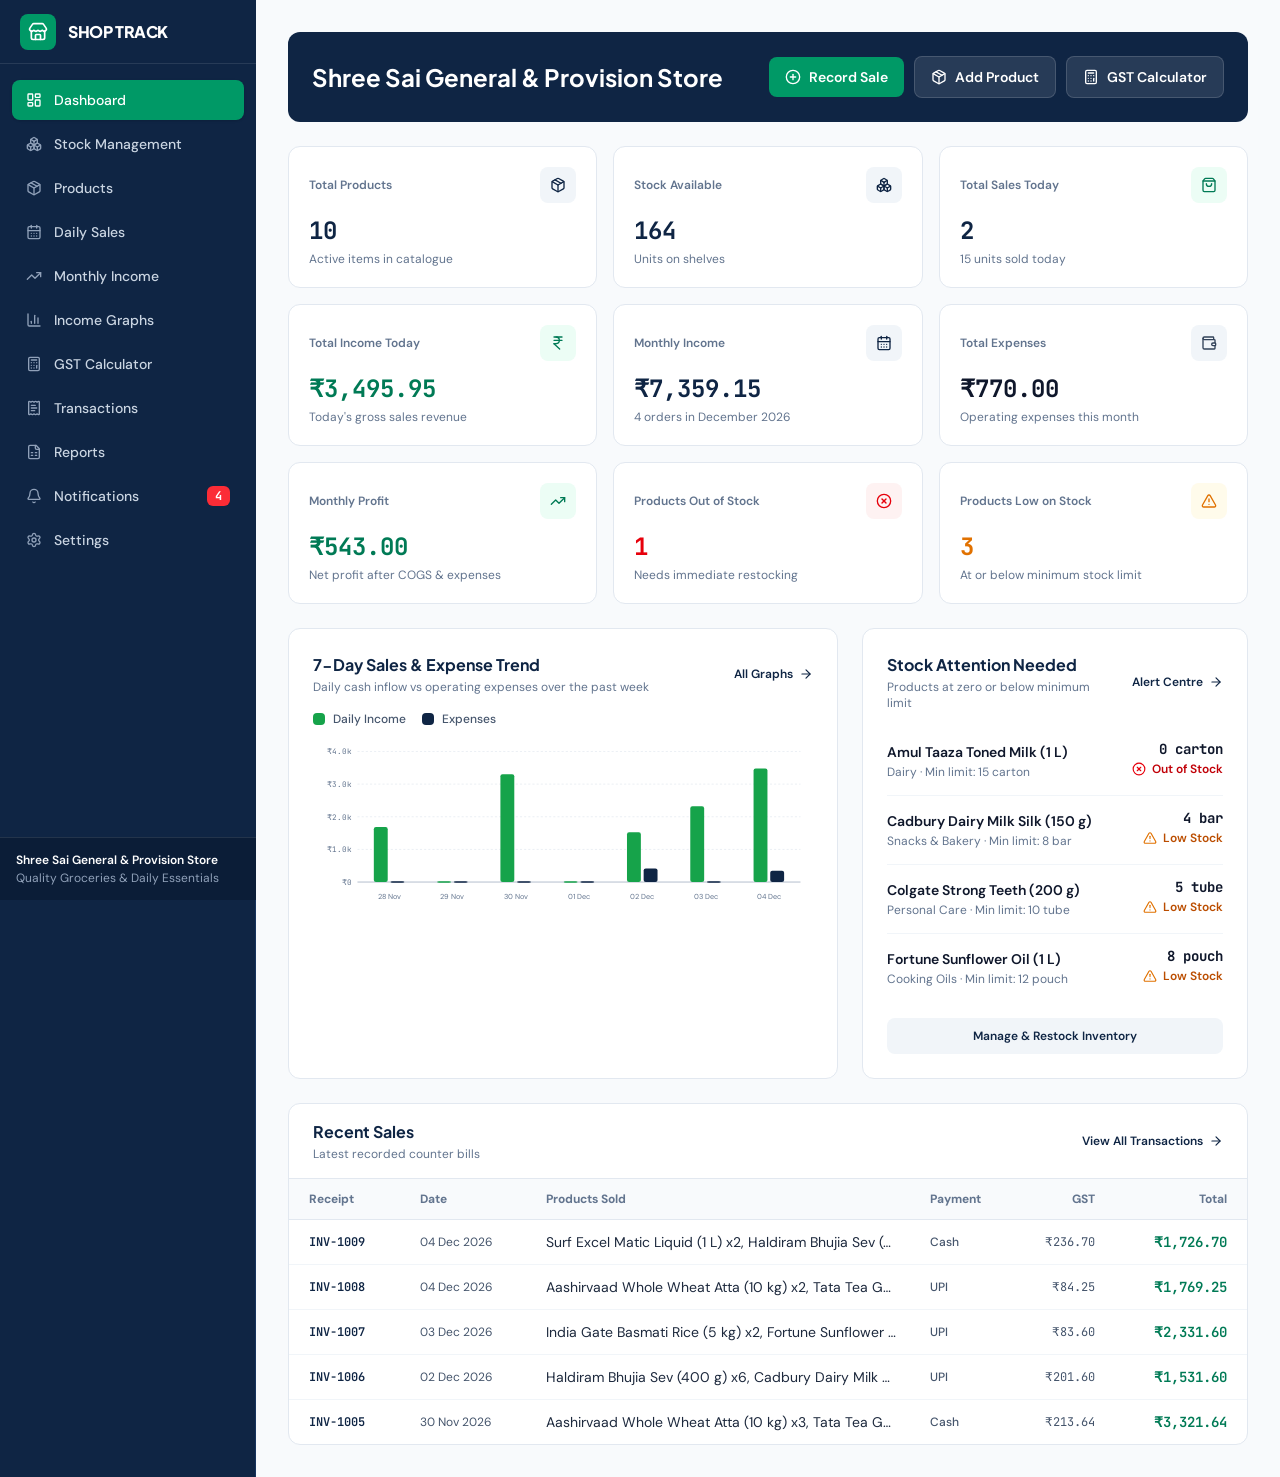
<file: docs/index.html>
<!doctype html>
<html lang="en">
  <head>
    <meta charset="UTF-8" />
    <meta name="viewport" content="width=device-width, initial-scale=1.0" />
    <title>SHOP TRACK — Shop & Inventory Management</title>
    <meta
      name="description"
      content="Complete shop management application for inventory, daily and monthly income tracking, automatic stock alerts, GST calculations, analytics graphs, and PDF/Excel reporting."
    />
    <meta property="og:title" content="SHOP TRACK — Shop & Inventory Management" />
    <meta
      property="og:description"
      content="Manage stock, track daily and monthly income, calculate GST, view sales graphs, and receive automatic stock alerts."
    />
    <meta property="og:type" content="website" />
    <meta name="twitter:card" content="summary_large_image" />
    <link rel="preconnect" href="https://fonts.googleapis.com" />
    <link rel="preconnect" href="https://fonts.gstatic.com" crossorigin />
    <link
      href="https://fonts.googleapis.com/css2?family=DM+Sans:ital,opsz,wght@0,9..40,400..700;1,9..40,400..700&family=JetBrains+Mono:wght@400;500;600;700&family=Plus+Jakarta+Sans:wght@500;600;700;800&display=swap"
      rel="stylesheet"
    />
    <script type="module" crossorigin src="./assets/index-DFpOZ6IT.js"></script>
    <link rel="stylesheet" crossorigin href="./assets/index-Dich6EQe.css">
  </head>
  <body class="bg-slate-50 text-slate-900 antialiased selection:bg-emerald-100 selection:text-emerald-900">
    <div id="root"></div>
  </body>
</html>
</file>
<file: docs/assets/index-Dich6EQe.css>
/*! tailwindcss v4.3.5 | MIT License | https://tailwindcss.com */
@layer properties{@supports (((-webkit-hyphens:none)) and (not (margin-trim:block))) or ((-moz-orient:inline) and (not (color:rgb(from red r g b)))){*,:before,:after,::backdrop{--tw-translate-x:0;--tw-translate-y:0;--tw-translate-z:0;--tw-rotate-x:initial;--tw-rotate-y:initial;--tw-rotate-z:initial;--tw-skew-x:initial;--tw-skew-y:initial;--tw-space-y-reverse:0;--tw-divide-y-reverse:0;--tw-border-style:solid;--tw-leading:initial;--tw-font-weight:initial;--tw-tracking:initial;--tw-ordinal:initial;--tw-slashed-zero:initial;--tw-numeric-figure:initial;--tw-numeric-spacing:initial;--tw-numeric-fraction:initial;--tw-shadow:0 0 #0000;--tw-shadow-color:initial;--tw-shadow-alpha:100%;--tw-inset-shadow:0 0 #0000;--tw-inset-shadow-color:initial;--tw-inset-shadow-alpha:100%;--tw-ring-color:initial;--tw-ring-shadow:0 0 #0000;--tw-inset-ring-color:initial;--tw-inset-ring-shadow:0 0 #0000;--tw-ring-inset:initial;--tw-ring-offset-width:0px;--tw-ring-offset-color:#fff;--tw-ring-offset-shadow:0 0 #0000;--tw-outline-style:solid;--tw-blur:initial;--tw-brightness:initial;--tw-contrast:initial;--tw-grayscale:initial;--tw-hue-rotate:initial;--tw-invert:initial;--tw-opacity:initial;--tw-saturate:initial;--tw-sepia:initial;--tw-drop-shadow:initial;--tw-drop-shadow-color:initial;--tw-drop-shadow-alpha:100%;--tw-drop-shadow-size:initial;--tw-backdrop-blur:initial;--tw-backdrop-brightness:initial;--tw-backdrop-contrast:initial;--tw-backdrop-grayscale:initial;--tw-backdrop-hue-rotate:initial;--tw-backdrop-invert:initial;--tw-backdrop-opacity:initial;--tw-backdrop-saturate:initial;--tw-backdrop-sepia:initial}}}@layer theme{:root,:host{--font-sans:"DM Sans", system-ui, -apple-system, sans-serif;--font-mono:"JetBrains Mono", ui-monospace, SFMono-Regular, monospace;--color-red-50:oklch(97.1% .013 17.38);--color-red-100:oklch(93.6% .032 17.717);--color-red-200:oklch(88.5% .062 18.334);--color-red-300:oklch(80.8% .114 19.571);--color-red-500:oklch(63.7% .237 25.331);--color-red-600:oklch(57.7% .245 27.325);--color-red-700:oklch(50.5% .213 27.518);--color-amber-50:oklch(98.7% .022 95.277);--color-amber-200:oklch(92.4% .12 95.746);--color-amber-300:oklch(87.9% .169 91.605);--color-amber-600:oklch(66.6% .179 58.318);--color-amber-700:oklch(55.5% .163 48.998);--color-emerald-50:oklch(97.9% .021 166.113);--color-emerald-100:oklch(95% .052 163.051);--color-emerald-200:oklch(90.5% .093 164.15);--color-emerald-300:oklch(84.5% .143 164.978);--color-emerald-400:oklch(76.5% .177 163.223);--color-emerald-500:oklch(69.6% .17 162.48);--color-emerald-600:oklch(59.6% .145 163.225);--color-emerald-700:oklch(50.8% .118 165.612);--color-emerald-800:oklch(43.2% .095 166.913);--color-emerald-900:oklch(37.8% .077 168.94);--color-slate-50:oklch(98.4% .003 247.858);--color-slate-100:oklch(96.8% .007 247.896);--color-slate-200:oklch(92.9% .013 255.508);--color-slate-300:oklch(86.9% .022 252.894);--color-slate-400:oklch(70.4% .04 256.788);--color-slate-500:oklch(55.4% .046 257.417);--color-slate-600:oklch(44.6% .043 257.281);--color-slate-700:oklch(37.2% .044 257.287);--color-slate-800:oklch(27.9% .041 260.031);--color-slate-900:oklch(20.8% .042 265.755);--color-slate-950:oklch(12.9% .042 264.695);--color-white:#fff;--spacing:.25rem;--container-xs:20rem;--container-sm:24rem;--container-md:28rem;--container-lg:32rem;--container-xl:36rem;--container-4xl:56rem;--container-5xl:64rem;--text-xs:.75rem;--text-xs--line-height:calc(1 / .75);--text-sm:.875rem;--text-sm--line-height:calc(1.25 / .875);--text-base:1rem;--text-base--line-height:calc(1.5 / 1);--text-lg:1.125rem;--text-lg--line-height:calc(1.75 / 1.125);--text-xl:1.25rem;--text-xl--line-height:calc(1.75 / 1.25);--text-2xl:1.5rem;--text-2xl--line-height:calc(2 / 1.5);--text-3xl:1.875rem;--text-3xl--line-height:calc(2.25 / 1.875);--text-4xl:2.25rem;--text-4xl--line-height:calc(2.5 / 2.25);--font-weight-medium:500;--font-weight-semibold:600;--font-weight-bold:700;--font-weight-extrabold:800;--tracking-tight:-.025em;--leading-tight:1.25;--leading-relaxed:1.625;--radius-xs:.125rem;--radius-sm:.25rem;--radius-md:.375rem;--radius-lg:.5rem;--radius-xl:.75rem;--radius-2xl:1rem;--radius-3xl:1.5rem;--blur-md:12px;--default-transition-duration:.15s;--default-transition-timing-function:cubic-bezier(.4, 0, .2, 1);--default-font-family:var(--font-sans);--default-mono-font-family:var(--font-mono);--font-display:"Plus Jakarta Sans", system-ui, -apple-system, sans-serif;--color-navy-950:#091830;--color-navy-900:#0f2544;--color-navy-800:#17345e}}@layer base{*,:after,:before,::backdrop{box-sizing:border-box;border:0 solid;margin:0;padding:0}::file-selector-button{box-sizing:border-box;border:0 solid;margin:0;padding:0}html,:host{-webkit-text-size-adjust:100%;tab-size:4;line-height:1.5;font-family:var(--default-font-family,-apple-system, BlinkMacSystemFont, "Segoe UI", Roboto, "Helvetica Neue", "Noto Sans", Arial, sans-serif, "Apple Color Emoji", "Segoe UI Emoji", "Segoe UI Symbol", "Noto Color Emoji");font-feature-settings:var(--default-font-feature-settings,normal);font-variation-settings:var(--default-font-variation-settings,normal);-webkit-tap-highlight-color:transparent}hr{height:0;color:inherit;border-top-width:1px}abbr:where([title]){-webkit-text-decoration:underline dotted;text-decoration:underline dotted}h1,h2,h3,h4,h5,h6{font-size:inherit;font-weight:inherit}a{color:inherit;-webkit-text-decoration:inherit;-webkit-text-decoration:inherit;-webkit-text-decoration:inherit;-webkit-text-decoration:inherit;text-decoration:inherit}b,strong{font-weight:bolder}code,kbd,samp,pre{font-family:var(--default-mono-font-family,ui-monospace, SFMono-Regular, Menlo, Monaco, Consolas, "Liberation Mono", "Courier New", monospace);font-feature-settings:var(--default-mono-font-feature-settings,normal);font-variation-settings:var(--default-mono-font-variation-settings,normal);font-size:1em}small{font-size:80%}sub,sup{vertical-align:baseline;font-size:75%;line-height:0;position:relative}sub{bottom:-.25em}sup{top:-.5em}table{text-indent:0;border-color:inherit;border-collapse:collapse}:-moz-focusring:where(:not(iframe)){outline:auto}progress{vertical-align:baseline}summary{display:list-item}ol,ul,menu{list-style:none}img,svg,video,canvas,audio,iframe,embed,object{vertical-align:middle;display:block}img,video{max-width:100%;height:auto}button,input,select,optgroup,textarea{font:inherit;font-feature-settings:inherit;font-variation-settings:inherit;letter-spacing:inherit;color:inherit;opacity:1;background-color:#0000;border-radius:0}::file-selector-button{font:inherit;font-feature-settings:inherit;font-variation-settings:inherit;letter-spacing:inherit;color:inherit;opacity:1;background-color:#0000;border-radius:0}:where(select:is([multiple],[size])) optgroup{font-weight:bolder}:where(select:is([multiple],[size])) optgroup option{padding-inline-start:20px}::file-selector-button{margin-inline-end:4px}::placeholder{opacity:1}@supports (not ((-webkit-appearance:-apple-pay-button))) or (contain-intrinsic-size:1px){::placeholder{color:currentColor}@supports (color:color-mix(in lab, red, red)){::placeholder{color:color-mix(in oklab, currentcolor 50%, transparent)}}}textarea{resize:vertical}::-webkit-search-decoration{-webkit-appearance:none}::-webkit-date-and-time-value{min-height:1lh;text-align:inherit}::-webkit-datetime-edit{display:inline-flex}::-webkit-datetime-edit-fields-wrapper{padding:0}::-webkit-datetime-edit{padding-block:0}::-webkit-datetime-edit-year-field{padding-block:0}::-webkit-datetime-edit-month-field{padding-block:0}::-webkit-datetime-edit-day-field{padding-block:0}::-webkit-datetime-edit-hour-field{padding-block:0}::-webkit-datetime-edit-minute-field{padding-block:0}::-webkit-datetime-edit-second-field{padding-block:0}::-webkit-datetime-edit-millisecond-field{padding-block:0}::-webkit-datetime-edit-meridiem-field{padding-block:0}::-webkit-calendar-picker-indicator{line-height:1}:-moz-ui-invalid{box-shadow:none}button,input:where([type=button],[type=reset],[type=submit]){appearance:button}::file-selector-button{appearance:button}::-webkit-inner-spin-button{height:auto}::-webkit-outer-spin-button{height:auto}[hidden]:where(:not([hidden=until-found])){display:none!important}body{font-family:var(--font-sans);color:#0f172a;background-color:#f8fafc}h1,h2,h3,h4,.font-display{font-family:var(--font-display)}}@layer components;@layer utilities{.pointer-events-auto{pointer-events:auto}.pointer-events-none{pointer-events:none}.collapse{visibility:collapse}.invisible{visibility:hidden}.visible{visibility:visible}.absolute{position:absolute}.fixed{position:fixed}.relative{position:relative}.static{position:static}.sticky{position:sticky}.inset-0{inset:0}.-top-1\.5{top:calc(var(--spacing) * -1.5)}.top-0{top:0}.top-1\.5{top:calc(var(--spacing) * 1.5)}.top-1\/2{top:50%}.top-2{top:calc(var(--spacing) * 2)}.-right-1\.5{right:calc(var(--spacing) * -1.5)}.right-0{right:0}.right-2{right:calc(var(--spacing) * 2)}.right-3{right:calc(var(--spacing) * 3)}.right-4{right:calc(var(--spacing) * 4)}.bottom-0{bottom:0}.bottom-20{bottom:calc(var(--spacing) * 20)}.left-0{left:0}.left-3{left:calc(var(--spacing) * 3)}.left-4{left:calc(var(--spacing) * 4)}.z-10{z-index:10}.z-30{z-index:30}.z-40{z-index:40}.z-50{z-index:50}.col-span-2{grid-column:span 2/span 2}.container{width:100%}@media (width>=40rem){.container{max-width:40rem}}@media (width>=48rem){.container{max-width:48rem}}@media (width>=64rem){.container{max-width:64rem}}@media (width>=80rem){.container{max-width:80rem}}@media (width>=96rem){.container{max-width:96rem}}.m-1{margin:var(--spacing)}.mx-auto{margin-inline:auto}.mt-0\.5{margin-top:calc(var(--spacing) * .5)}.mt-1{margin-top:var(--spacing)}.mt-1\.5{margin-top:calc(var(--spacing) * 1.5)}.mt-2{margin-top:calc(var(--spacing) * 2)}.mt-2\.5{margin-top:calc(var(--spacing) * 2.5)}.mt-3{margin-top:calc(var(--spacing) * 3)}.mt-4{margin-top:calc(var(--spacing) * 4)}.mt-5{margin-top:calc(var(--spacing) * 5)}.mt-6{margin-top:calc(var(--spacing) * 6)}.mr-1{margin-right:var(--spacing)}.mb-1{margin-bottom:var(--spacing)}.mb-1\.5{margin-bottom:calc(var(--spacing) * 1.5)}.mb-2{margin-bottom:calc(var(--spacing) * 2)}.mb-3{margin-bottom:calc(var(--spacing) * 3)}.mb-4{margin-bottom:calc(var(--spacing) * 4)}.ml-1{margin-left:var(--spacing)}.ml-2{margin-left:calc(var(--spacing) * 2)}.line-clamp-2{-webkit-line-clamp:2;-webkit-box-orient:vertical;display:-webkit-box;overflow:hidden}.block{display:block}.contents{display:contents}.flex{display:flex}.flow-root{display:flow-root}.grid{display:grid}.hidden{display:none}.inline{display:inline}.inline-block{display:inline-block}.inline-flex{display:inline-flex}.inline-grid{display:inline-grid}.inline-table{display:inline-table}.list-item{display:list-item}.table{display:table}.table-caption{display:table-caption}.table-cell{display:table-cell}.table-column{display:table-column}.table-column-group{display:table-column-group}.table-footer-group{display:table-footer-group}.table-header-group{display:table-header-group}.table-row{display:table-row}.table-row-group{display:table-row-group}.h-1{height:var(--spacing)}.h-2\.5{height:calc(var(--spacing) * 2.5)}.h-3{height:calc(var(--spacing) * 3)}.h-3\.5{height:calc(var(--spacing) * 3.5)}.h-4{height:calc(var(--spacing) * 4)}.h-5{height:calc(var(--spacing) * 5)}.h-6{height:calc(var(--spacing) * 6)}.h-7{height:calc(var(--spacing) * 7)}.h-8{height:calc(var(--spacing) * 8)}.h-9{height:calc(var(--spacing) * 9)}.h-10{height:calc(var(--spacing) * 10)}.h-12{height:calc(var(--spacing) * 12)}.h-13{height:calc(var(--spacing) * 13)}.h-16{height:calc(var(--spacing) * 16)}.h-\[16px\]{height:16px}.h-\[18px\]{height:18px}.h-\[62px\]{height:62px}.h-auto{height:auto}.h-full{height:100%}.h-screen{height:100vh}.max-h-44{max-height:calc(var(--spacing) * 44)}.max-h-\[82vh\]{max-height:82vh}.max-h-\[90vh\]{max-height:90vh}.max-h-\[92vh\]{max-height:92vh}.min-h-\[40px\]{min-height:40px}.min-h-\[44px\]{min-height:44px}.min-h-\[78px\]{min-height:78px}.min-h-screen{min-height:100vh}.w-2\.5{width:calc(var(--spacing) * 2.5)}.w-3{width:calc(var(--spacing) * 3)}.w-3\.5{width:calc(var(--spacing) * 3.5)}.w-4{width:calc(var(--spacing) * 4)}.w-5{width:calc(var(--spacing) * 5)}.w-6{width:calc(var(--spacing) * 6)}.w-7{width:calc(var(--spacing) * 7)}.w-8{width:calc(var(--spacing) * 8)}.w-9{width:calc(var(--spacing) * 9)}.w-10{width:calc(var(--spacing) * 10)}.w-12{width:calc(var(--spacing) * 12)}.w-14{width:calc(var(--spacing) * 14)}.w-16{width:calc(var(--spacing) * 16)}.w-64{width:calc(var(--spacing) * 64)}.w-full{width:100%}.max-w-4xl{max-width:var(--container-4xl)}.max-w-5xl{max-width:var(--container-5xl)}.max-w-\[1440px\]{max-width:1440px}.max-w-lg{max-width:var(--container-lg)}.max-w-md{max-width:var(--container-md)}.max-w-xl{max-width:var(--container-xl)}.max-w-xs{max-width:var(--container-xs)}.min-w-0{min-width:0}.min-w-\[16px\]{min-width:16px}.min-w-\[18px\]{min-width:18px}.min-w-\[40px\]{min-width:40px}.min-w-\[44px\]{min-width:44px}.min-w-\[64px\]{min-width:64px}.min-w-\[68px\]{min-width:68px}.flex-1{flex:1}.shrink-0{flex-shrink:0}.border-collapse{border-collapse:collapse}.-translate-y-1\/2{--tw-translate-y:calc(calc(1 / 2 * 100%) * -1);translate:var(--tw-translate-x) var(--tw-translate-y)}.transform{transform:var(--tw-rotate-x, ) var(--tw-rotate-y, ) var(--tw-rotate-z, ) var(--tw-skew-x, ) var(--tw-skew-y, )}.transform\!{transform:var(--tw-rotate-x, ) var(--tw-rotate-y, ) var(--tw-rotate-z, ) var(--tw-skew-x, ) var(--tw-skew-y, )!important}.cursor-pointer{cursor:pointer}.resize{resize:both}.resize-none{resize:none}.grid-cols-1{grid-template-columns:repeat(1,minmax(0,1fr))}.grid-cols-2{grid-template-columns:repeat(2,minmax(0,1fr))}.grid-cols-3{grid-template-columns:repeat(3,minmax(0,1fr))}.grid-cols-5{grid-template-columns:repeat(5,minmax(0,1fr))}.flex-col{flex-direction:column}.flex-wrap{flex-wrap:wrap}.items-center{align-items:center}.items-end{align-items:flex-end}.items-start{align-items:flex-start}.items-stretch{align-items:stretch}.justify-between{justify-content:space-between}.justify-center{justify-content:center}.justify-end{justify-content:flex-end}.gap-0\.5{gap:calc(var(--spacing) * .5)}.gap-1{gap:var(--spacing)}.gap-1\.5{gap:calc(var(--spacing) * 1.5)}.gap-2{gap:calc(var(--spacing) * 2)}.gap-2\.5{gap:calc(var(--spacing) * 2.5)}.gap-3{gap:calc(var(--spacing) * 3)}.gap-3\.5{gap:calc(var(--spacing) * 3.5)}.gap-4{gap:calc(var(--spacing) * 4)}.gap-6{gap:calc(var(--spacing) * 6)}:where(.space-y-1>:not(:last-child)){--tw-space-y-reverse:0;margin-block-start:calc(var(--spacing) * var(--tw-space-y-reverse));margin-block-end:calc(var(--spacing) * calc(1 - var(--tw-space-y-reverse)))}:where(.space-y-1\.5>:not(:last-child)){--tw-space-y-reverse:0;margin-block-start:calc(calc(var(--spacing) * 1.5) * var(--tw-space-y-reverse));margin-block-end:calc(calc(var(--spacing) * 1.5) * calc(1 - var(--tw-space-y-reverse)))}:where(.space-y-2>:not(:last-child)){--tw-space-y-reverse:0;margin-block-start:calc(calc(var(--spacing) * 2) * var(--tw-space-y-reverse));margin-block-end:calc(calc(var(--spacing) * 2) * calc(1 - var(--tw-space-y-reverse)))}:where(.space-y-2\.5>:not(:last-child)){--tw-space-y-reverse:0;margin-block-start:calc(calc(var(--spacing) * 2.5) * var(--tw-space-y-reverse));margin-block-end:calc(calc(var(--spacing) * 2.5) * calc(1 - var(--tw-space-y-reverse)))}:where(.space-y-3>:not(:last-child)){--tw-space-y-reverse:0;margin-block-start:calc(calc(var(--spacing) * 3) * var(--tw-space-y-reverse));margin-block-end:calc(calc(var(--spacing) * 3) * calc(1 - var(--tw-space-y-reverse)))}:where(.space-y-3\.5>:not(:last-child)){--tw-space-y-reverse:0;margin-block-start:calc(calc(var(--spacing) * 3.5) * var(--tw-space-y-reverse));margin-block-end:calc(calc(var(--spacing) * 3.5) * calc(1 - var(--tw-space-y-reverse)))}:where(.space-y-4>:not(:last-child)){--tw-space-y-reverse:0;margin-block-start:calc(calc(var(--spacing) * 4) * var(--tw-space-y-reverse));margin-block-end:calc(calc(var(--spacing) * 4) * calc(1 - var(--tw-space-y-reverse)))}:where(.space-y-5>:not(:last-child)){--tw-space-y-reverse:0;margin-block-start:calc(calc(var(--spacing) * 5) * var(--tw-space-y-reverse));margin-block-end:calc(calc(var(--spacing) * 5) * calc(1 - var(--tw-space-y-reverse)))}:where(.space-y-6>:not(:last-child)){--tw-space-y-reverse:0;margin-block-start:calc(calc(var(--spacing) * 6) * var(--tw-space-y-reverse));margin-block-end:calc(calc(var(--spacing) * 6) * calc(1 - var(--tw-space-y-reverse)))}:where(.divide-y>:not(:last-child)){--tw-divide-y-reverse:0;border-bottom-style:var(--tw-border-style);border-top-style:var(--tw-border-style);border-top-width:calc(1px * var(--tw-divide-y-reverse));border-bottom-width:calc(1px * calc(1 - var(--tw-divide-y-reverse)))}:where(.divide-slate-100>:not(:last-child)){border-color:var(--color-slate-100)}.self-end{align-self:flex-end}.truncate{text-overflow:ellipsis;white-space:nowrap;overflow:hidden}.overflow-hidden{overflow:hidden}.overflow-visible{overflow:visible}.overflow-x-auto{overflow-x:auto}.overflow-y-auto{overflow-y:auto}.rounded{border-radius:.25rem}.rounded-2xl{border-radius:var(--radius-2xl)}.rounded-full{border-radius:2147483647px}.rounded-lg{border-radius:var(--radius-lg)}.rounded-md{border-radius:var(--radius-md)}.rounded-sm{border-radius:var(--radius-sm)}.rounded-xl{border-radius:var(--radius-xl)}.rounded-xs{border-radius:var(--radius-xs)}.rounded-t-2xl{border-top-left-radius:var(--radius-2xl);border-top-right-radius:var(--radius-2xl)}.rounded-t-3xl{border-top-left-radius:var(--radius-3xl);border-top-right-radius:var(--radius-3xl)}.border{border-style:var(--tw-border-style);border-width:1px}.border-y{border-block-style:var(--tw-border-style);border-block-width:1px}.border-t{border-top-style:var(--tw-border-style);border-top-width:1px}.border-r{border-right-style:var(--tw-border-style);border-right-width:1px}.border-b{border-bottom-style:var(--tw-border-style);border-bottom-width:1px}.border-dashed{--tw-border-style:dashed;border-style:dashed}.border-\[\#cc3131\]{border-color:#cc3131}.border-amber-200{border-color:var(--color-amber-200)}.border-emerald-200{border-color:var(--color-emerald-200)}.border-emerald-700{border-color:var(--color-emerald-700)}.border-navy-800{border-color:var(--color-navy-800)}.border-navy-900{border-color:var(--color-navy-900)}.border-red-200{border-color:var(--color-red-200)}.border-slate-100{border-color:var(--color-slate-100)}.border-slate-200{border-color:var(--color-slate-200)}.border-slate-300{border-color:var(--color-slate-300)}.border-white\/10{border-color:#ffffff1a}@supports (color:color-mix(in lab, red, red)){.border-white\/10{border-color:color-mix(in oklab, var(--color-white) 10%, transparent)}}.border-white\/15{border-color:#ffffff26}@supports (color:color-mix(in lab, red, red)){.border-white\/15{border-color:color-mix(in oklab, var(--color-white) 15%, transparent)}}.bg-amber-50{background-color:var(--color-amber-50)}.bg-amber-600{background-color:var(--color-amber-600)}.bg-emerald-50{background-color:var(--color-emerald-50)}.bg-emerald-50\/60{background-color:#ecfdf599}@supports (color:color-mix(in lab, red, red)){.bg-emerald-50\/60{background-color:color-mix(in oklab, var(--color-emerald-50) 60%, transparent)}}.bg-emerald-600{background-color:var(--color-emerald-600)}.bg-emerald-700{background-color:var(--color-emerald-700)}.bg-navy-900{background-color:var(--color-navy-900)}.bg-navy-950\/60{background-color:#09183099}@supports (color:color-mix(in lab, red, red)){.bg-navy-950\/60{background-color:color-mix(in oklab, var(--color-navy-950) 60%, transparent)}}.bg-red-50{background-color:var(--color-red-50)}.bg-red-500{background-color:var(--color-red-500)}.bg-red-600{background-color:var(--color-red-600)}.bg-slate-50{background-color:var(--color-slate-50)}.bg-slate-50\/80{background-color:#f8fafccc}@supports (color:color-mix(in lab, red, red)){.bg-slate-50\/80{background-color:color-mix(in oklab, var(--color-slate-50) 80%, transparent)}}.bg-slate-100{background-color:var(--color-slate-100)}.bg-slate-300{background-color:var(--color-slate-300)}.bg-slate-950\/50{background-color:#02061880}@supports (color:color-mix(in lab, red, red)){.bg-slate-950\/50{background-color:color-mix(in oklab, var(--color-slate-950) 50%, transparent)}}.bg-slate-950\/55{background-color:#0206188c}@supports (color:color-mix(in lab, red, red)){.bg-slate-950\/55{background-color:color-mix(in oklab, var(--color-slate-950) 55%, transparent)}}.bg-slate-950\/60{background-color:#02061899}@supports (color:color-mix(in lab, red, red)){.bg-slate-950\/60{background-color:color-mix(in oklab, var(--color-slate-950) 60%, transparent)}}.bg-white{background-color:var(--color-white)}.bg-white\/10{background-color:#ffffff1a}@supports (color:color-mix(in lab, red, red)){.bg-white\/10{background-color:color-mix(in oklab, var(--color-white) 10%, transparent)}}.bg-white\/95{background-color:#fffffff2}@supports (color:color-mix(in lab, red, red)){.bg-white\/95{background-color:color-mix(in oklab, var(--color-white) 95%, transparent)}}.fill-slate-500{fill:var(--color-slate-500)}.stroke-\[2\.4\]{stroke-width:2.4px}.p-1{padding:var(--spacing)}.p-1\.5{padding:calc(var(--spacing) * 1.5)}.p-2{padding:calc(var(--spacing) * 2)}.p-3{padding:calc(var(--spacing) * 3)}.p-3\.5{padding:calc(var(--spacing) * 3.5)}.p-4{padding:calc(var(--spacing) * 4)}.p-5{padding:calc(var(--spacing) * 5)}.p-6{padding:calc(var(--spacing) * 6)}.p-8{padding:calc(var(--spacing) * 8)}.p-12{padding:calc(var(--spacing) * 12)}.px-1{padding-inline:var(--spacing)}.px-1\.5{padding-inline:calc(var(--spacing) * 1.5)}.px-2{padding-inline:calc(var(--spacing) * 2)}.px-2\.5{padding-inline:calc(var(--spacing) * 2.5)}.px-3{padding-inline:calc(var(--spacing) * 3)}.px-3\.5{padding-inline:calc(var(--spacing) * 3.5)}.px-4{padding-inline:calc(var(--spacing) * 4)}.px-5{padding-inline:calc(var(--spacing) * 5)}.py-0\.5{padding-block:calc(var(--spacing) * .5)}.py-1{padding-block:var(--spacing)}.py-1\.5{padding-block:calc(var(--spacing) * 1.5)}.py-2{padding-block:calc(var(--spacing) * 2)}.py-2\.5{padding-block:calc(var(--spacing) * 2.5)}.py-3{padding-block:calc(var(--spacing) * 3)}.py-3\.5{padding-block:calc(var(--spacing) * 3.5)}.py-4{padding-block:calc(var(--spacing) * 4)}.py-6{padding-block:calc(var(--spacing) * 6)}.py-8{padding-block:calc(var(--spacing) * 8)}.py-10{padding-block:calc(var(--spacing) * 10)}.py-12{padding-block:calc(var(--spacing) * 12)}.pt-1{padding-top:var(--spacing)}.pt-2{padding-top:calc(var(--spacing) * 2)}.pt-3{padding-top:calc(var(--spacing) * 3)}.pt-4{padding-top:calc(var(--spacing) * 4)}.pr-3\.5{padding-right:calc(var(--spacing) * 3.5)}.pb-2{padding-bottom:calc(var(--spacing) * 2)}.pb-4{padding-bottom:calc(var(--spacing) * 4)}.pb-5{padding-bottom:calc(var(--spacing) * 5)}.pb-6{padding-bottom:calc(var(--spacing) * 6)}.pb-24{padding-bottom:calc(var(--spacing) * 24)}.pl-9{padding-left:calc(var(--spacing) * 9)}.text-center{text-align:center}.text-left{text-align:left}.text-right{text-align:right}.font-display{font-family:var(--font-display)}.font-mono{font-family:var(--font-mono)}.font-sans{font-family:var(--font-sans)}.text-2xl{font-size:var(--text-2xl);line-height:var(--tw-leading,var(--text-2xl--line-height))}.text-3xl{font-size:var(--text-3xl);line-height:var(--tw-leading,var(--text-3xl--line-height))}.text-base{font-size:var(--text-base);line-height:var(--tw-leading,var(--text-base--line-height))}.text-lg{font-size:var(--text-lg);line-height:var(--tw-leading,var(--text-lg--line-height))}.text-sm{font-size:var(--text-sm);line-height:var(--tw-leading,var(--text-sm--line-height))}.text-xl{font-size:var(--text-xl);line-height:var(--tw-leading,var(--text-xl--line-height))}.text-xs{font-size:var(--text-xs);line-height:var(--tw-leading,var(--text-xs--line-height))}.text-\[9px\]{font-size:9px}.text-\[10\.5px\]{font-size:10.5px}.text-\[10px\]{font-size:10px}.text-\[11px\]{font-size:11px}.leading-relaxed{--tw-leading:var(--leading-relaxed);line-height:var(--leading-relaxed)}.leading-tight{--tw-leading:var(--leading-tight);line-height:var(--leading-tight)}.font-bold{--tw-font-weight:var(--font-weight-bold);font-weight:var(--font-weight-bold)}.font-extrabold{--tw-font-weight:var(--font-weight-extrabold);font-weight:var(--font-weight-extrabold)}.font-medium{--tw-font-weight:var(--font-weight-medium);font-weight:var(--font-weight-medium)}.font-semibold{--tw-font-weight:var(--font-weight-semibold);font-weight:var(--font-weight-semibold)}.tracking-tight{--tw-tracking:var(--tracking-tight);letter-spacing:var(--tracking-tight)}.break-words{overflow-wrap:break-word}.break-all{word-break:break-all}.whitespace-nowrap{white-space:nowrap}.text-amber-600{color:var(--color-amber-600)}.text-amber-700{color:var(--color-amber-700)}.text-emerald-300{color:var(--color-emerald-300)}.text-emerald-400{color:var(--color-emerald-400)}.text-emerald-600{color:var(--color-emerald-600)}.text-emerald-700{color:var(--color-emerald-700)}.text-emerald-800{color:var(--color-emerald-800)}.text-navy-800{color:var(--color-navy-800)}.text-navy-900{color:var(--color-navy-900)}.text-red-600{color:var(--color-red-600)}.text-red-700{color:var(--color-red-700)}.text-slate-200{color:var(--color-slate-200)}.text-slate-300{color:var(--color-slate-300)}.text-slate-400{color:var(--color-slate-400)}.text-slate-500{color:var(--color-slate-500)}.text-slate-600{color:var(--color-slate-600)}.text-slate-700{color:var(--color-slate-700)}.text-slate-800{color:var(--color-slate-800)}.text-slate-900{color:var(--color-slate-900)}.text-white{color:var(--color-white)}.capitalize{text-transform:capitalize}.lowercase{text-transform:lowercase}.uppercase{text-transform:uppercase}.italic{font-style:italic}.tabular-nums{--tw-numeric-spacing:tabular-nums;font-variant-numeric:var(--tw-ordinal, ) var(--tw-slashed-zero, ) var(--tw-numeric-figure, ) var(--tw-numeric-spacing, ) var(--tw-numeric-fraction, )}.line-through{text-decoration-line:line-through}.overline{text-decoration-line:overline}.underline{text-decoration-line:underline}.antialiased{-webkit-font-smoothing:antialiased;-moz-osx-font-smoothing:grayscale}.shadow{--tw-shadow:0 1px 3px 0 var(--tw-shadow-color,#0000001a), 0 1px 2px -1px var(--tw-shadow-color,#0000001a);box-shadow:var(--tw-inset-shadow), var(--tw-inset-ring-shadow), var(--tw-ring-offset-shadow), var(--tw-ring-shadow), var(--tw-shadow)}.shadow-2xl{--tw-shadow:0 25px 50px -12px var(--tw-shadow-color,#00000040);box-shadow:var(--tw-inset-shadow), var(--tw-inset-ring-shadow), var(--tw-ring-offset-shadow), var(--tw-ring-shadow), var(--tw-shadow)}.shadow-\[0_-4px_16px_rgba\(15\,37\,68\,0\.06\)\]{--tw-shadow:0 -4px 16px var(--tw-shadow-color,#0f25440f);box-shadow:var(--tw-inset-shadow), var(--tw-inset-ring-shadow), var(--tw-ring-offset-shadow), var(--tw-ring-shadow), var(--tw-shadow)}.shadow-lg{--tw-shadow:0 10px 15px -3px var(--tw-shadow-color,#0000001a), 0 4px 6px -4px var(--tw-shadow-color,#0000001a);box-shadow:var(--tw-inset-shadow), var(--tw-inset-ring-shadow), var(--tw-ring-offset-shadow), var(--tw-ring-shadow), var(--tw-shadow)}.shadow-sm{--tw-shadow:0 1px 3px 0 var(--tw-shadow-color,#0000001a), 0 1px 2px -1px var(--tw-shadow-color,#0000001a);box-shadow:var(--tw-inset-shadow), var(--tw-inset-ring-shadow), var(--tw-ring-offset-shadow), var(--tw-ring-shadow), var(--tw-shadow)}.shadow-xl{--tw-shadow:0 20px 25px -5px var(--tw-shadow-color,#0000001a), 0 8px 10px -6px var(--tw-shadow-color,#0000001a);box-shadow:var(--tw-inset-shadow), var(--tw-inset-ring-shadow), var(--tw-ring-offset-shadow), var(--tw-ring-shadow), var(--tw-shadow)}.shadow-xs{--tw-shadow:0 1px 2px 0 var(--tw-shadow-color,#0000000d);box-shadow:var(--tw-inset-shadow), var(--tw-inset-ring-shadow), var(--tw-ring-offset-shadow), var(--tw-ring-shadow), var(--tw-shadow)}.\!outline{outline-style:var(--tw-outline-style)!important;outline-width:1px!important}.outline{outline-style:var(--tw-outline-style);outline-width:1px}.blur{--tw-blur:blur(8px);filter:var(--tw-blur, ) var(--tw-brightness, ) var(--tw-contrast, ) var(--tw-grayscale, ) var(--tw-hue-rotate, ) var(--tw-invert, ) var(--tw-saturate, ) var(--tw-sepia, ) var(--tw-drop-shadow, )}.filter{filter:var(--tw-blur, ) var(--tw-brightness, ) var(--tw-contrast, ) var(--tw-grayscale, ) var(--tw-hue-rotate, ) var(--tw-invert, ) var(--tw-saturate, ) var(--tw-sepia, ) var(--tw-drop-shadow, )}.filter\!{filter:var(--tw-blur, ) var(--tw-brightness, ) var(--tw-contrast, ) var(--tw-grayscale, ) var(--tw-hue-rotate, ) var(--tw-invert, ) var(--tw-saturate, ) var(--tw-sepia, ) var(--tw-drop-shadow, )!important}.backdrop-blur-\[1px\]{--tw-backdrop-blur:blur(1px);-webkit-backdrop-filter:var(--tw-backdrop-blur, ) var(--tw-backdrop-brightness, ) var(--tw-backdrop-contrast, ) var(--tw-backdrop-grayscale, ) var(--tw-backdrop-hue-rotate, ) var(--tw-backdrop-invert, ) var(--tw-backdrop-opacity, ) var(--tw-backdrop-saturate, ) var(--tw-backdrop-sepia, );backdrop-filter:var(--tw-backdrop-blur, ) var(--tw-backdrop-brightness, ) var(--tw-backdrop-contrast, ) var(--tw-backdrop-grayscale, ) var(--tw-backdrop-hue-rotate, ) var(--tw-backdrop-invert, ) var(--tw-backdrop-opacity, ) var(--tw-backdrop-saturate, ) var(--tw-backdrop-sepia, )}.backdrop-blur-\[2px\]{--tw-backdrop-blur:blur(2px);-webkit-backdrop-filter:var(--tw-backdrop-blur, ) var(--tw-backdrop-brightness, ) var(--tw-backdrop-contrast, ) var(--tw-backdrop-grayscale, ) var(--tw-backdrop-hue-rotate, ) var(--tw-backdrop-invert, ) var(--tw-backdrop-opacity, ) var(--tw-backdrop-saturate, ) var(--tw-backdrop-sepia, );backdrop-filter:var(--tw-backdrop-blur, ) var(--tw-backdrop-brightness, ) var(--tw-backdrop-contrast, ) var(--tw-backdrop-grayscale, ) var(--tw-backdrop-hue-rotate, ) var(--tw-backdrop-invert, ) var(--tw-backdrop-opacity, ) var(--tw-backdrop-saturate, ) var(--tw-backdrop-sepia, )}.backdrop-blur-md{--tw-backdrop-blur:blur(var(--blur-md));-webkit-backdrop-filter:var(--tw-backdrop-blur, ) var(--tw-backdrop-brightness, ) var(--tw-backdrop-contrast, ) var(--tw-backdrop-grayscale, ) var(--tw-backdrop-hue-rotate, ) var(--tw-backdrop-invert, ) var(--tw-backdrop-opacity, ) var(--tw-backdrop-saturate, ) var(--tw-backdrop-sepia, );backdrop-filter:var(--tw-backdrop-blur, ) var(--tw-backdrop-brightness, ) var(--tw-backdrop-contrast, ) var(--tw-backdrop-grayscale, ) var(--tw-backdrop-hue-rotate, ) var(--tw-backdrop-invert, ) var(--tw-backdrop-opacity, ) var(--tw-backdrop-saturate, ) var(--tw-backdrop-sepia, )}.transition{transition-property:color,background-color,border-color,outline-color,text-decoration-color,fill,stroke,--tw-gradient-from,--tw-gradient-via,--tw-gradient-to,opacity,box-shadow,transform,translate,scale,rotate,filter,-webkit-backdrop-filter,backdrop-filter,display,content-visibility,overlay,pointer-events;transition-timing-function:var(--tw-ease,var(--default-transition-timing-function));transition-duration:var(--tw-duration,var(--default-transition-duration))}.transition-all{transition-property:all;transition-timing-function:var(--tw-ease,var(--default-transition-timing-function));transition-duration:var(--tw-duration,var(--default-transition-duration))}.transition-colors{transition-property:color,background-color,border-color,outline-color,text-decoration-color,fill,stroke,--tw-gradient-from,--tw-gradient-via,--tw-gradient-to;transition-timing-function:var(--tw-ease,var(--default-transition-timing-function));transition-duration:var(--tw-duration,var(--default-transition-duration))}.select-none{-webkit-user-select:none;user-select:none}.selection\:bg-emerald-100 ::selection{background-color:var(--color-emerald-100)}.selection\:bg-emerald-100::selection{background-color:var(--color-emerald-100)}.selection\:text-emerald-900 ::selection{color:var(--color-emerald-900)}.selection\:text-emerald-900::selection{color:var(--color-emerald-900)}.last\:border-0:last-child{border-style:var(--tw-border-style);border-width:0}@media (hover:hover){.hover\:border-amber-300:hover{border-color:var(--color-amber-300)}.hover\:border-emerald-600\/40:hover{border-color:#00976766}@supports (color:color-mix(in lab, red, red)){.hover\:border-emerald-600\/40:hover{border-color:color-mix(in oklab, var(--color-emerald-600) 40%, transparent)}}.hover\:border-navy-800\/30:hover{border-color:#17345e4d}@supports (color:color-mix(in lab, red, red)){.hover\:border-navy-800\/30:hover{border-color:color-mix(in oklab, var(--color-navy-800) 30%, transparent)}}.hover\:border-navy-800\/40:hover{border-color:#17345e66}@supports (color:color-mix(in lab, red, red)){.hover\:border-navy-800\/40:hover{border-color:color-mix(in oklab, var(--color-navy-800) 40%, transparent)}}.hover\:border-red-300:hover{border-color:var(--color-red-300)}.hover\:bg-amber-50:hover{background-color:var(--color-amber-50)}.hover\:bg-emerald-50:hover{background-color:var(--color-emerald-50)}.hover\:bg-emerald-100:hover{background-color:var(--color-emerald-100)}.hover\:bg-emerald-500:hover{background-color:var(--color-emerald-500)}.hover\:bg-emerald-800:hover{background-color:var(--color-emerald-800)}.hover\:bg-navy-800:hover{background-color:var(--color-navy-800)}.hover\:bg-red-50:hover{background-color:var(--color-red-50)}.hover\:bg-red-100:hover{background-color:var(--color-red-100)}.hover\:bg-red-700:hover{background-color:var(--color-red-700)}.hover\:bg-slate-50:hover{background-color:var(--color-slate-50)}.hover\:bg-slate-50\/70:hover{background-color:#f8fafcb3}@supports (color:color-mix(in lab, red, red)){.hover\:bg-slate-50\/70:hover{background-color:color-mix(in oklab, var(--color-slate-50) 70%, transparent)}}.hover\:bg-slate-50\/80:hover{background-color:#f8fafccc}@supports (color:color-mix(in lab, red, red)){.hover\:bg-slate-50\/80:hover{background-color:color-mix(in oklab, var(--color-slate-50) 80%, transparent)}}.hover\:bg-slate-100:hover{background-color:var(--color-slate-100)}.hover\:bg-slate-200:hover{background-color:var(--color-slate-200)}.hover\:bg-white\/10:hover{background-color:#ffffff1a}@supports (color:color-mix(in lab, red, red)){.hover\:bg-white\/10:hover{background-color:color-mix(in oklab, var(--color-white) 10%, transparent)}}.hover\:bg-white\/20:hover{background-color:#fff3}@supports (color:color-mix(in lab, red, red)){.hover\:bg-white\/20:hover{background-color:color-mix(in oklab, var(--color-white) 20%, transparent)}}.hover\:text-emerald-700:hover{color:var(--color-emerald-700)}.hover\:text-navy-900:hover{color:var(--color-navy-900)}.hover\:text-red-600:hover{color:var(--color-red-600)}.hover\:text-slate-700:hover{color:var(--color-slate-700)}.hover\:text-slate-900:hover{color:var(--color-slate-900)}.hover\:text-white:hover{color:var(--color-white)}}.focus\:border-emerald-600:focus{border-color:var(--color-emerald-600)}.focus\:ring-2:focus{--tw-ring-shadow:var(--tw-ring-inset, ) 0 0 0 calc(2px + var(--tw-ring-offset-width)) var(--tw-ring-color,currentcolor);box-shadow:var(--tw-inset-shadow), var(--tw-inset-ring-shadow), var(--tw-ring-offset-shadow), var(--tw-ring-shadow), var(--tw-shadow)}.focus\:ring-emerald-600\/30:focus{--tw-ring-color:#0097674d}@supports (color:color-mix(in lab, red, red)){.focus\:ring-emerald-600\/30:focus{--tw-ring-color:color-mix(in oklab, var(--color-emerald-600) 30%, transparent)}}.focus\:outline-none:focus{--tw-outline-style:none;outline-style:none}.active\:bg-emerald-100:active{background-color:var(--color-emerald-100)}.active\:bg-slate-100:active{background-color:var(--color-slate-100)}.disabled\:cursor-not-allowed:disabled{cursor:not-allowed}.disabled\:opacity-40:disabled{opacity:.4}.disabled\:opacity-50:disabled{opacity:.5}@media (width>=40rem){.sm\:left-auto{left:auto}.sm\:col-span-2{grid-column:span 2/span 2}.sm\:col-span-3{grid-column:span 3/span 3}.sm\:col-span-7{grid-column:span 7/span 7}.sm\:mt-3{margin-top:calc(var(--spacing) * 3)}.sm\:inline-flex{display:inline-flex}.sm\:h-9{height:calc(var(--spacing) * 9)}.sm\:min-h-\[42px\]{min-height:42px}.sm\:w-9{width:calc(var(--spacing) * 9)}.sm\:w-64{width:calc(var(--spacing) * 64)}.sm\:w-auto{width:auto}.sm\:max-w-sm{max-width:var(--container-sm)}.sm\:min-w-\[42px\]{min-width:42px}.sm\:grid-cols-2{grid-template-columns:repeat(2,minmax(0,1fr))}.sm\:grid-cols-3{grid-template-columns:repeat(3,minmax(0,1fr))}.sm\:grid-cols-4{grid-template-columns:repeat(4,minmax(0,1fr))}.sm\:grid-cols-12{grid-template-columns:repeat(12,minmax(0,1fr))}.sm\:flex-row{flex-direction:row}.sm\:items-center{align-items:center}.sm\:gap-4{gap:calc(var(--spacing) * 4)}.sm\:self-center{align-self:center}.sm\:rounded-xl{border-radius:var(--radius-xl)}.sm\:p-4{padding:calc(var(--spacing) * 4)}.sm\:p-5{padding:calc(var(--spacing) * 5)}.sm\:p-6{padding:calc(var(--spacing) * 6)}.sm\:px-6{padding-inline:calc(var(--spacing) * 6)}.sm\:text-2xl{font-size:var(--text-2xl);line-height:var(--tw-leading,var(--text-2xl--line-height))}.sm\:text-4xl{font-size:var(--text-4xl);line-height:var(--tw-leading,var(--text-4xl--line-height))}.sm\:text-lg{font-size:var(--text-lg);line-height:var(--tw-leading,var(--text-lg--line-height))}.sm\:text-sm{font-size:var(--text-sm);line-height:var(--tw-leading,var(--text-sm--line-height))}.sm\:text-xl{font-size:var(--text-xl);line-height:var(--tw-leading,var(--text-xl--line-height))}.sm\:text-xs{font-size:var(--text-xs);line-height:var(--tw-leading,var(--text-xs--line-height))}}@media (width>=48rem){.md\:block{display:block}.md\:hidden{display:none}.md\:flex-row{flex-direction:row}.md\:items-center{align-items:center}}@media (width>=64rem){.lg\:bottom-4{bottom:calc(var(--spacing) * 4)}.lg\:col-span-1{grid-column:span 1/span 1}.lg\:col-span-5{grid-column:span 5/span 5}.lg\:col-span-7{grid-column:span 7/span 7}.lg\:block{display:block}.lg\:hidden{display:none}.lg\:h-16{height:calc(var(--spacing) * 16)}.lg\:w-72{width:calc(var(--spacing) * 72)}.lg\:grid-cols-3{grid-template-columns:repeat(3,minmax(0,1fr))}.lg\:grid-cols-4{grid-template-columns:repeat(4,minmax(0,1fr))}.lg\:grid-cols-5{grid-template-columns:repeat(5,minmax(0,1fr))}.lg\:grid-cols-12{grid-template-columns:repeat(12,minmax(0,1fr))}.lg\:flex-row{flex-direction:row}.lg\:items-center{align-items:center}.lg\:p-8{padding:calc(var(--spacing) * 8)}.lg\:pb-8{padding-bottom:calc(var(--spacing) * 8)}}@media (width>=80rem){.xl\:grid-cols-2{grid-template-columns:repeat(2,minmax(0,1fr))}}}.tabular-nums{font-variant-numeric:tabular-nums}@media (prefers-reduced-motion:reduce){*,:before,:after{transition-duration:.01ms!important;animation-duration:.01ms!important;animation-iteration-count:1!important}}@property --tw-translate-x{syntax:"*";inherits:false;initial-value:0}@property --tw-translate-y{syntax:"*";inherits:false;initial-value:0}@property --tw-translate-z{syntax:"*";inherits:false;initial-value:0}@property --tw-rotate-x{syntax:"*";inherits:false}@property --tw-rotate-y{syntax:"*";inherits:false}@property --tw-rotate-z{syntax:"*";inherits:false}@property --tw-skew-x{syntax:"*";inherits:false}@property --tw-skew-y{syntax:"*";inherits:false}@property --tw-space-y-reverse{syntax:"*";inherits:false;initial-value:0}@property --tw-divide-y-reverse{syntax:"*";inherits:false;initial-value:0}@property --tw-border-style{syntax:"*";inherits:false;initial-value:solid}@property --tw-leading{syntax:"*";inherits:false}@property --tw-font-weight{syntax:"*";inherits:false}@property --tw-tracking{syntax:"*";inherits:false}@property --tw-ordinal{syntax:"*";inherits:false}@property --tw-slashed-zero{syntax:"*";inherits:false}@property --tw-numeric-figure{syntax:"*";inherits:false}@property --tw-numeric-spacing{syntax:"*";inherits:false}@property --tw-numeric-fraction{syntax:"*";inherits:false}@property --tw-shadow{syntax:"*";inherits:false;initial-value:0 0 #0000}@property --tw-shadow-color{syntax:"*";inherits:false}@property --tw-shadow-alpha{syntax:"<percentage>";inherits:false;initial-value:100%}@property --tw-inset-shadow{syntax:"*";inherits:false;initial-value:0 0 #0000}@property --tw-inset-shadow-color{syntax:"*";inherits:false}@property --tw-inset-shadow-alpha{syntax:"<percentage>";inherits:false;initial-value:100%}@property --tw-ring-color{syntax:"*";inherits:false}@property --tw-ring-shadow{syntax:"*";inherits:false;initial-value:0 0 #0000}@property --tw-inset-ring-color{syntax:"*";inherits:false}@property --tw-inset-ring-shadow{syntax:"*";inherits:false;initial-value:0 0 #0000}@property --tw-ring-inset{syntax:"*";inherits:false}@property --tw-ring-offset-width{syntax:"<length>";inherits:false;initial-value:0}@property --tw-ring-offset-color{syntax:"*";inherits:false;initial-value:#fff}@property --tw-ring-offset-shadow{syntax:"*";inherits:false;initial-value:0 0 #0000}@property --tw-outline-style{syntax:"*";inherits:false;initial-value:solid}@property --tw-blur{syntax:"*";inherits:false}@property --tw-brightness{syntax:"*";inherits:false}@property --tw-contrast{syntax:"*";inherits:false}@property --tw-grayscale{syntax:"*";inherits:false}@property --tw-hue-rotate{syntax:"*";inherits:false}@property --tw-invert{syntax:"*";inherits:false}@property --tw-opacity{syntax:"*";inherits:false}@property --tw-saturate{syntax:"*";inherits:false}@property --tw-sepia{syntax:"*";inherits:false}@property --tw-drop-shadow{syntax:"*";inherits:false}@property --tw-drop-shadow-color{syntax:"*";inherits:false}@property --tw-drop-shadow-alpha{syntax:"<percentage>";inherits:false;initial-value:100%}@property --tw-drop-shadow-size{syntax:"*";inherits:false}@property --tw-backdrop-blur{syntax:"*";inherits:false}@property --tw-backdrop-brightness{syntax:"*";inherits:false}@property --tw-backdrop-contrast{syntax:"*";inherits:false}@property --tw-backdrop-grayscale{syntax:"*";inherits:false}@property --tw-backdrop-hue-rotate{syntax:"*";inherits:false}@property --tw-backdrop-invert{syntax:"*";inherits:false}@property --tw-backdrop-opacity{syntax:"*";inherits:false}@property --tw-backdrop-saturate{syntax:"*";inherits:false}@property --tw-backdrop-sepia{syntax:"*";inherits:false}
</file>
